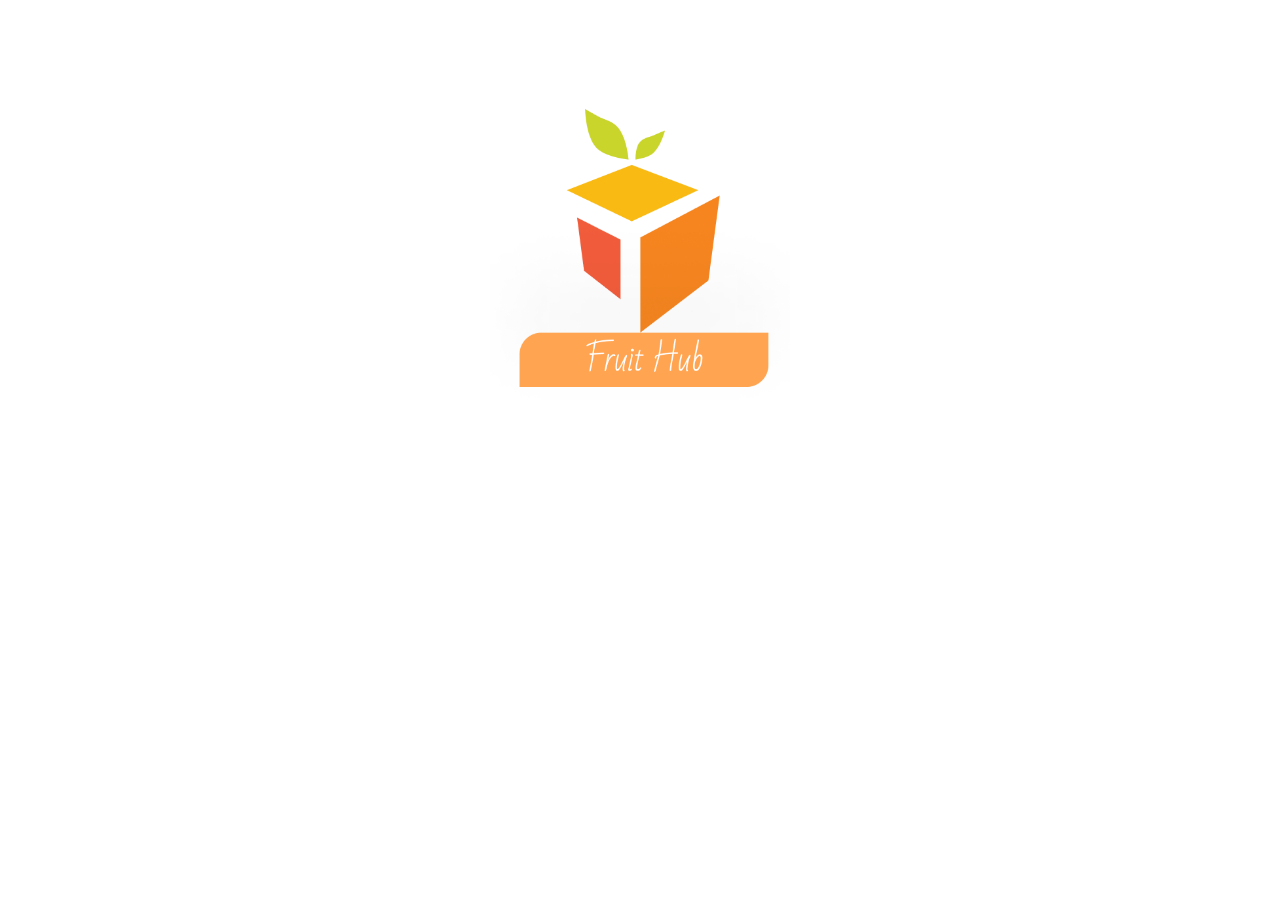
<file: index.html>
<!DOCTYPE html>
<html lang="pt-br">
<head>
    <meta charset="UTF-8">
    <meta http-equiv="X-UA-Compatible" content="IE=edge">
    <meta name="viewport" content="width=device-width, initial-scale=1.0">
    <link rel="stylesheet" href="./styles/reset.css">
    <link rel="stylesheet" href="./styles/style.css">
    <title>Fruit Hub - Loading...</title>
</head>
<body>
    <main>
        <section class="logo-container">
            <img src="./images/fh-logo.png" alt="Fruit Hub Logo">
        </section>
    </main>

    <script type="text/javascript">
        window.setTimeout(() => {
            window.location.href = "welcome.html";
        }, 4000);
    </script>
</body>
</html>
</file>
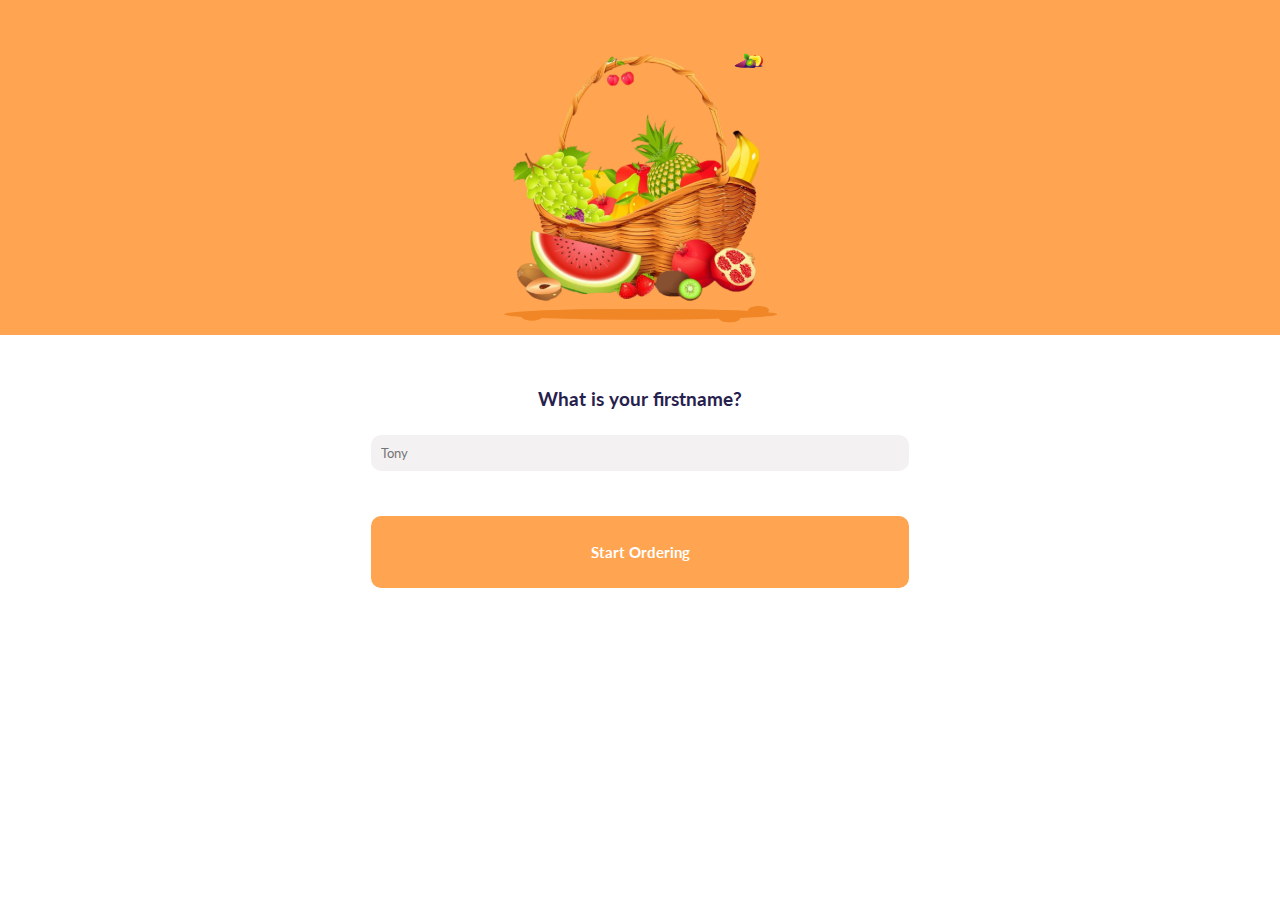
<file: auth.html>
<!DOCTYPE html>
<html lang="pt-br">
<head>
    <meta charset="UTF-8">
    <meta http-equiv="X-UA-Compatible" content="IE=edge">
    <meta name="viewport" content="width=device-width, initial-scale=1.0">
    <link rel="preconnect" href="https://fonts.googleapis.com">
    <link rel="preconnect" href="https://fonts.gstatic.com" crossorigin>
    <link href="https://fonts.googleapis.com/css2?family=Montserrat&family=Poppins:wght@600&display=swap" rel="stylesheet">
    <link href="https://fonts.googleapis.com/css2?family=Poppins:wght@200&display=swap" rel="stylesheet">
    <link href="https://fonts.googleapis.com/css2?family=Noto+Sans:wght@300;600&display=swap" rel="stylesheet">
    <link href="https://fonts.googleapis.com/css2?family=Lato:wght@400;700&display=swap" rel="stylesheet">
    <link rel="stylesheet" href="./styles/reset.css">
    <link rel="stylesheet" href="./styles/style.css">
    <title>Fruit Hub - Authentication</title>
</head>
<body>
    <header class="fruit-header">
        <div class="fruitbasket">
            <img src="./images/fruit-basket-firstname.png" alt="Fruit Basket 2">
        </div>
    </header>

    <main>
        <section class="main-container">
            <div class="input-container">
                <h3>What is your firstname?</h3>
                <input type="text" placeholder="Tony">
            </div>            

            <div class="btn-start">
                <a href="./home.html"><button type="submit">Start Ordering</button></a>
            </div>
        </section>
    </main>
</body>
</html>
</file>
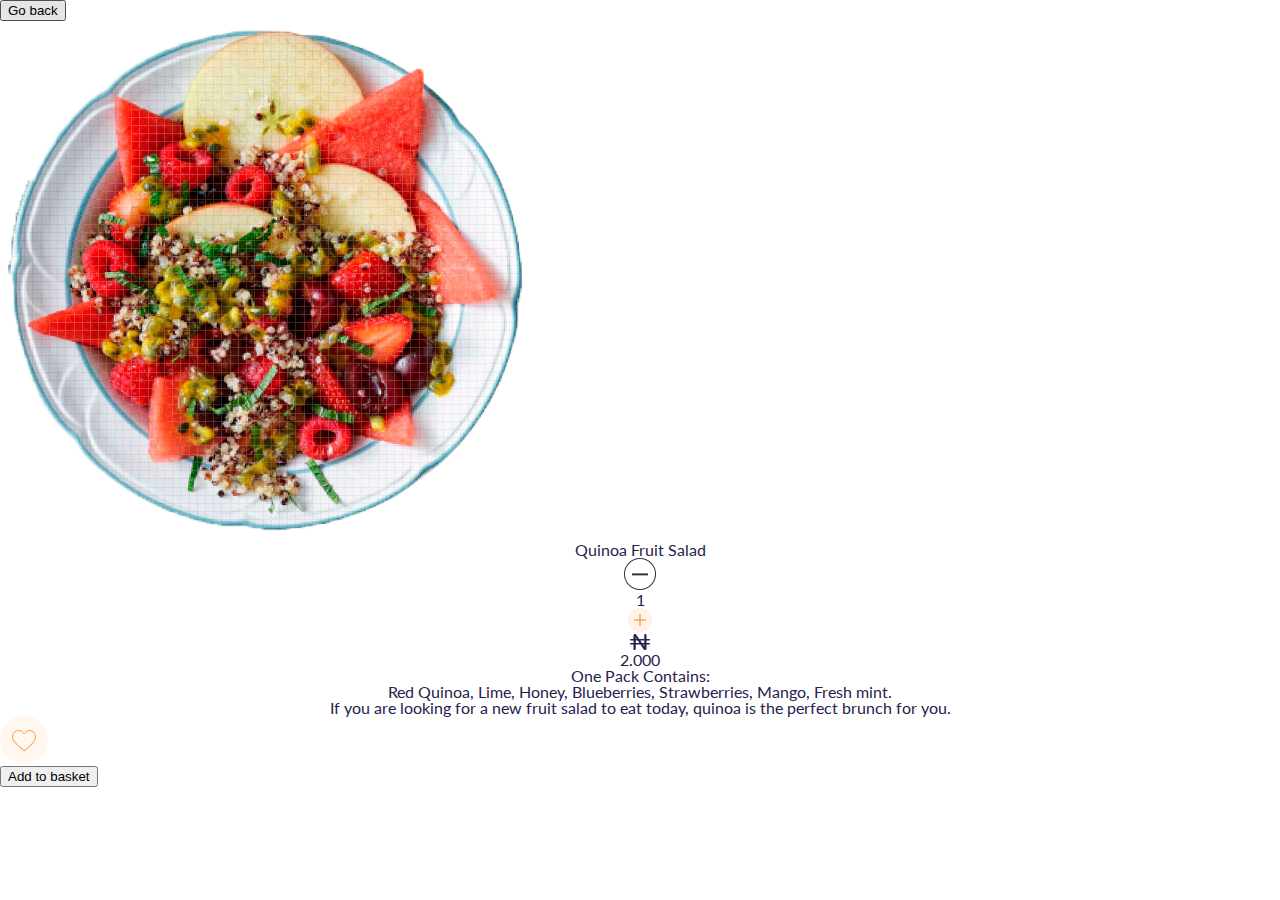
<file: basketAdd.html>
<!DOCTYPE html>
<html lang="pt-br">
<head>
    <meta charset="UTF-8">
    <meta http-equiv="X-UA-Compatible" content="IE=edge">
    <meta name="viewport" content="width=device-width, initial-scale=1.0">
    <link rel="preconnect" href="https://fonts.googleapis.com">
    <link rel="preconnect" href="https://fonts.gstatic.com" crossorigin>
    <link href="https://fonts.googleapis.com/css2?family=Montserrat&family=Poppins:wght@600&display=swap" rel="stylesheet">
    <link href="https://fonts.googleapis.com/css2?family=Poppins:wght@200&display=swap" rel="stylesheet">
    <link href="https://fonts.googleapis.com/css2?family=Noto+Sans:wght@300;600&display=swap" rel="stylesheet">
    <link href="https://fonts.googleapis.com/css2?family=Lato:wght@400;700&display=swap" rel="stylesheet">
    <link rel="stylesheet" href="./styles/reset.css">
    <link rel="stylesheet" href="./styles/style.css">
    <title>Fruit Hub - Add to Basket</title>
</head>
<body>
    <div class="general">
        <header class="basketadd-top">
            <div class="go-back">            
                <a href="./home.html"><button>Go back</button></a>
            </div>
            <div class="fruit-combo">
                <img src="./images/quinoa-fruit.png" alt="Quinoa Fruit Salad">
            </div>
        </header>

        <main>
            <section class="basketadd-details">
                <div class="amount-title">
                    <h1>Quinoa Fruit Salad</h1>
                </div>
                <div class="amount">
                    <div class="amount-ir">
                        <img onclick="decrease()" src="./images/reduce.png" alt="Reduce">
                        <p id="combo-amount">1</p>
                        <img onclick="increase()" src="./images/basket-add.png" alt="Increase">
                    </div>     

                    <div class="price">
                        <img id="n-money"src="./images/n-money-black.png" alt="Money">
                        <p id="amount-price">2.000</p>
                    </div>
                </div>

                <div class="description">
                    <div class="desc-title">
                        <h1>One Pack Contains:</h1>
                    </div>
                    <div class="pack-itens">
                        <p>Red Quinoa, Lime, Honey, Blueberries, Strawberries, Mango, Fresh mint.</p>
                    </div>
                    <div class="pack-desc">
                        <p>If you are looking for a new fruit salad to eat today, quinoa is the perfect brunch for you.</p>
                    </div>
                </div>
            </section>
        </main>

        <footer class="basketadd-footer">
            <div class="favorite">
                <img onclick="alert('Added to Favorites!')" src="./images/favorite-basket.png" alt="Favorite">
            </div>
            <div class="add-button">
                <a href="./myBasket.html">
                    <button>Add to basket</button>
                </a>
            </div>
        </footer>
    </div>

    <script src="./scripts/basketAdd.js"></script>
</body>
</html>
</file>
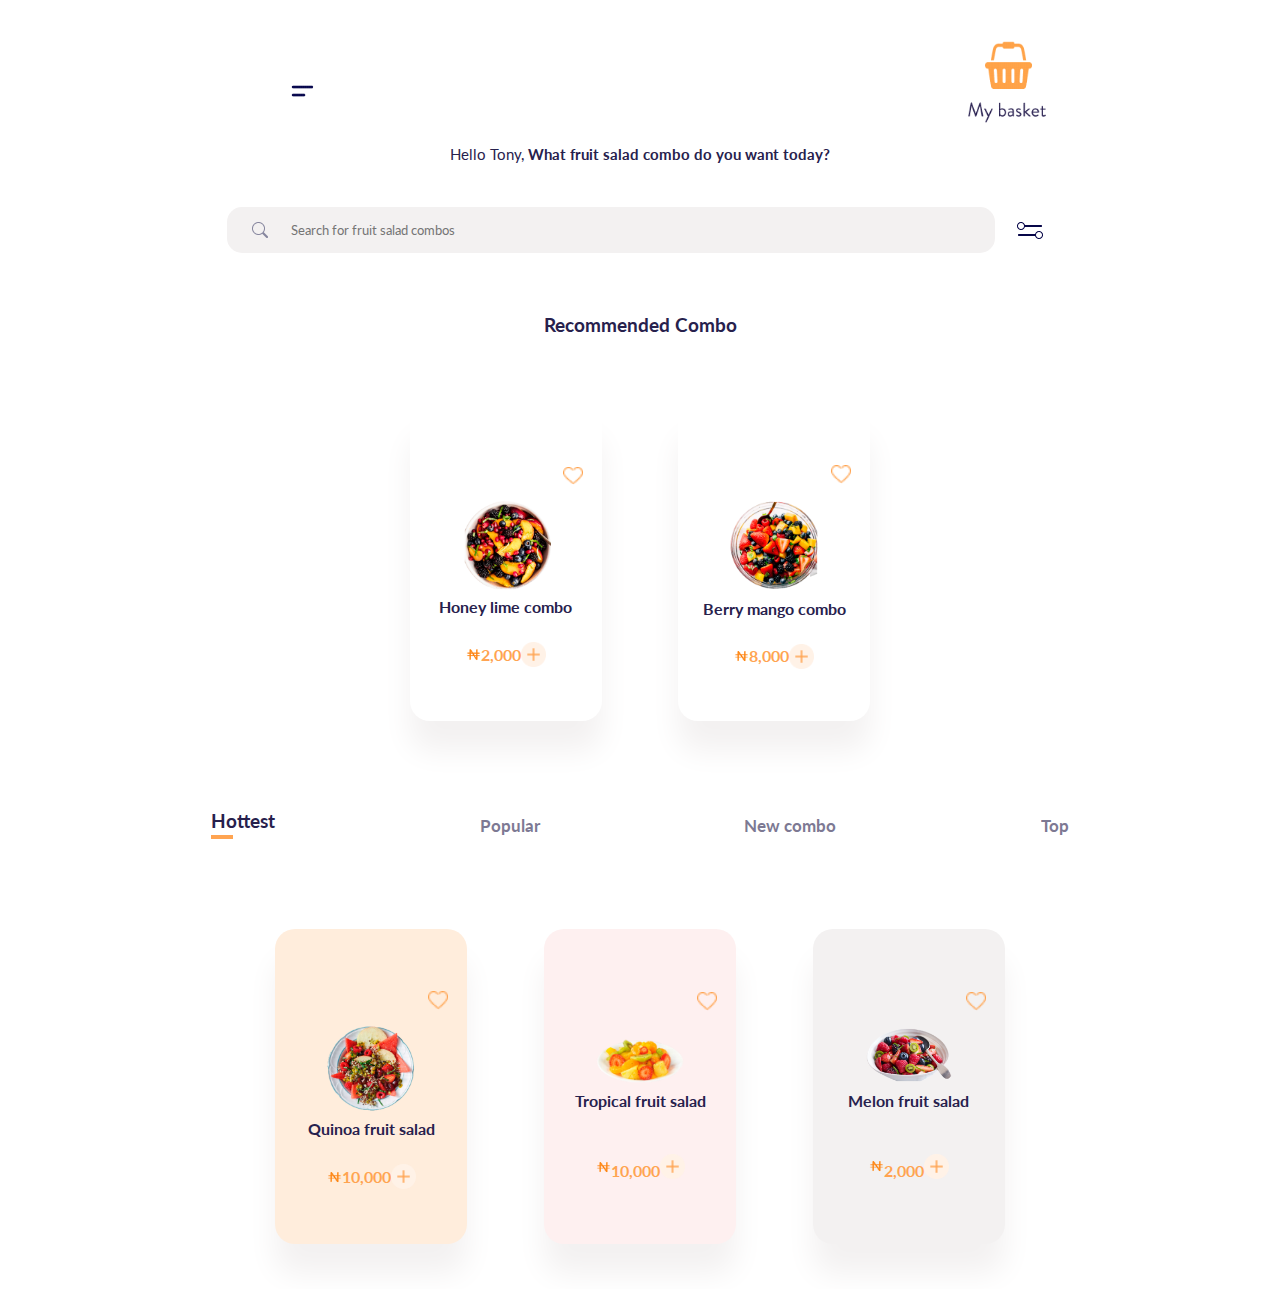
<file: home.html>
<!DOCTYPE html>
<html lang="pt-br">
<head>
    <meta charset="UTF-8">
    <meta http-equiv="X-UA-Compatible" content="IE=edge">
    <meta name="viewport" content="width=device-width, initial-scale=1.0">
    <link rel="preconnect" href="https://fonts.googleapis.com">
    <link rel="preconnect" href="https://fonts.gstatic.com" crossorigin>
    <link href="https://fonts.googleapis.com/css2?family=Montserrat&family=Poppins:wght@600&display=swap" rel="stylesheet">
    <link href="https://fonts.googleapis.com/css2?family=Poppins:wght@200&display=swap" rel="stylesheet">
    <link href="https://fonts.googleapis.com/css2?family=Noto+Sans:wght@300;600&display=swap" rel="stylesheet">
    <link href="https://fonts.googleapis.com/css2?family=Lato:wght@400;700&display=swap" rel="stylesheet">
    <link rel="stylesheet" href="./styles/reset.css">
    <link rel="stylesheet" href="./styles/style.css">
    <title>Fruit Hub - Home</title>
</head>
<body>
    <header class="top-section">
        <section class="top-icons">
            <img class="menu-bars" src="./images/bars.png" alt="Menu Bars">
            <img class="my-basket" src="./images/my-basket.png" alt="My Basket ">
        </section>

        <section class="text-section">
            <p>Hello Tony, <span>What fruit salad combo do you want today?</span></p>
            <div class="search-input">
                <input id="input-text" type="text" placeholder="Search for fruit salad combos">
                <img id="search-icon" src="./images/search.png" alt="Search">
                <img id="filter-icon" src="./images/filter-bars.png" alt="Filters">
            </div>            
        </section>
    </header>

    <main>
        <section class="recommended-section">
            <div class="recommended-title">
                <h1>Recommended Combo</h1>
            </div>

            <div class="combo-cards">
                <div class="card">
                    <img class="sm-icon" src="./images/favorite.png" alt="Favorite Icon">
                    <img class="card-image" src="./images/honey-lime.png" alt="Honey Lime Combo">
                    <p>Honey lime combo</p>
                    <div class="card-bottom">
                        <img class="n-money" src="./images/n-money.png" alt="Money">
                        <p id="price">2,000</p>
                        <img class="sm-icon" src="./images/basket-add.png" alt="Add to Basket">
                    </div>                    
                </div>
                <div class="card">
                    <img class="sm-icon" src="./images/favorite.png" alt="Favorite Icon">
                    <img class="card-image" src="./images/berry-mango.png" alt="Honey Lime Combo">
                    <p>Berry mango combo</p>
                    <div class="card-bottom">
                        <img class="n-money" src="./images/n-money.png" alt="Money">
                        <p id="price">8,000</p>
                        <img class="sm-icon" src="./images/basket-add.png" alt="Add to Basket">
                    </div>                    
                </div>
            </div>
        </section>

        <section class="hottest-cards">
            <div class="hottest-titles">
                <h1>Hottest</h1>
                <h2>Popular</h2>
                <h2>New combo</h2>
                <h2>Top</h2>
            </div>

            <div class="combo-cards">
                <div class="card quinoa-fruit">
                    <img class="sm-icon" src="./images/favorite.png" alt="Favorite Icon">
                    <img class="card-image" src="./images/quinoa-fruit.png" alt="Honey Lime Combo">
                    <p>Quinoa fruit salad</p>
                    <div class="card-bottom">
                        <img class="n-money" src="./images/n-money.png" alt="Money">
                        <p id="price">10,000</p>
                        <img class="sm-icon" src="./images/basket-add.png" alt="Add to Basket">
                    </div>
                </div>
                <div class="card tropical-fruit">
                    <img class="sm-icon" src="./images/favorite.png" alt="Favorite Icon">
                    <img class="card-image" src="./images/tropical-fruit.png" alt="Honey Lime Combo">
                    <p>Tropical fruit salad</p>
                    <div class="card-bottom">
                        <img class="n-money" src="./images/n-money.png" alt="Money">
                        <p id="price">10,000</p>
                        <img class="sm-icon" src="./images/basket-add.png" alt="Add to Basket">
                    </div>    
                </div>
                <div class="card melon-fruit">
                    <img class="sm-icon" src="./images/favorite.png" alt="Favorite Icon">
                    <img class="card-image" src="./images/melon-fruit.png" alt="Honey Lime Combo">
                    <p>Melon fruit salad</p>
                    <div class="card-bottom">
                        <img class="n-money" src="./images/n-money.png" alt="Money">
                        <p id="price">2,000</p>
                        <img class="sm-icon" src="./images/basket-add.png" alt="Add to Basket">
                    </div>    
                </div>
            </div>
        </section>
    </main>
</body>
</html>
</file>
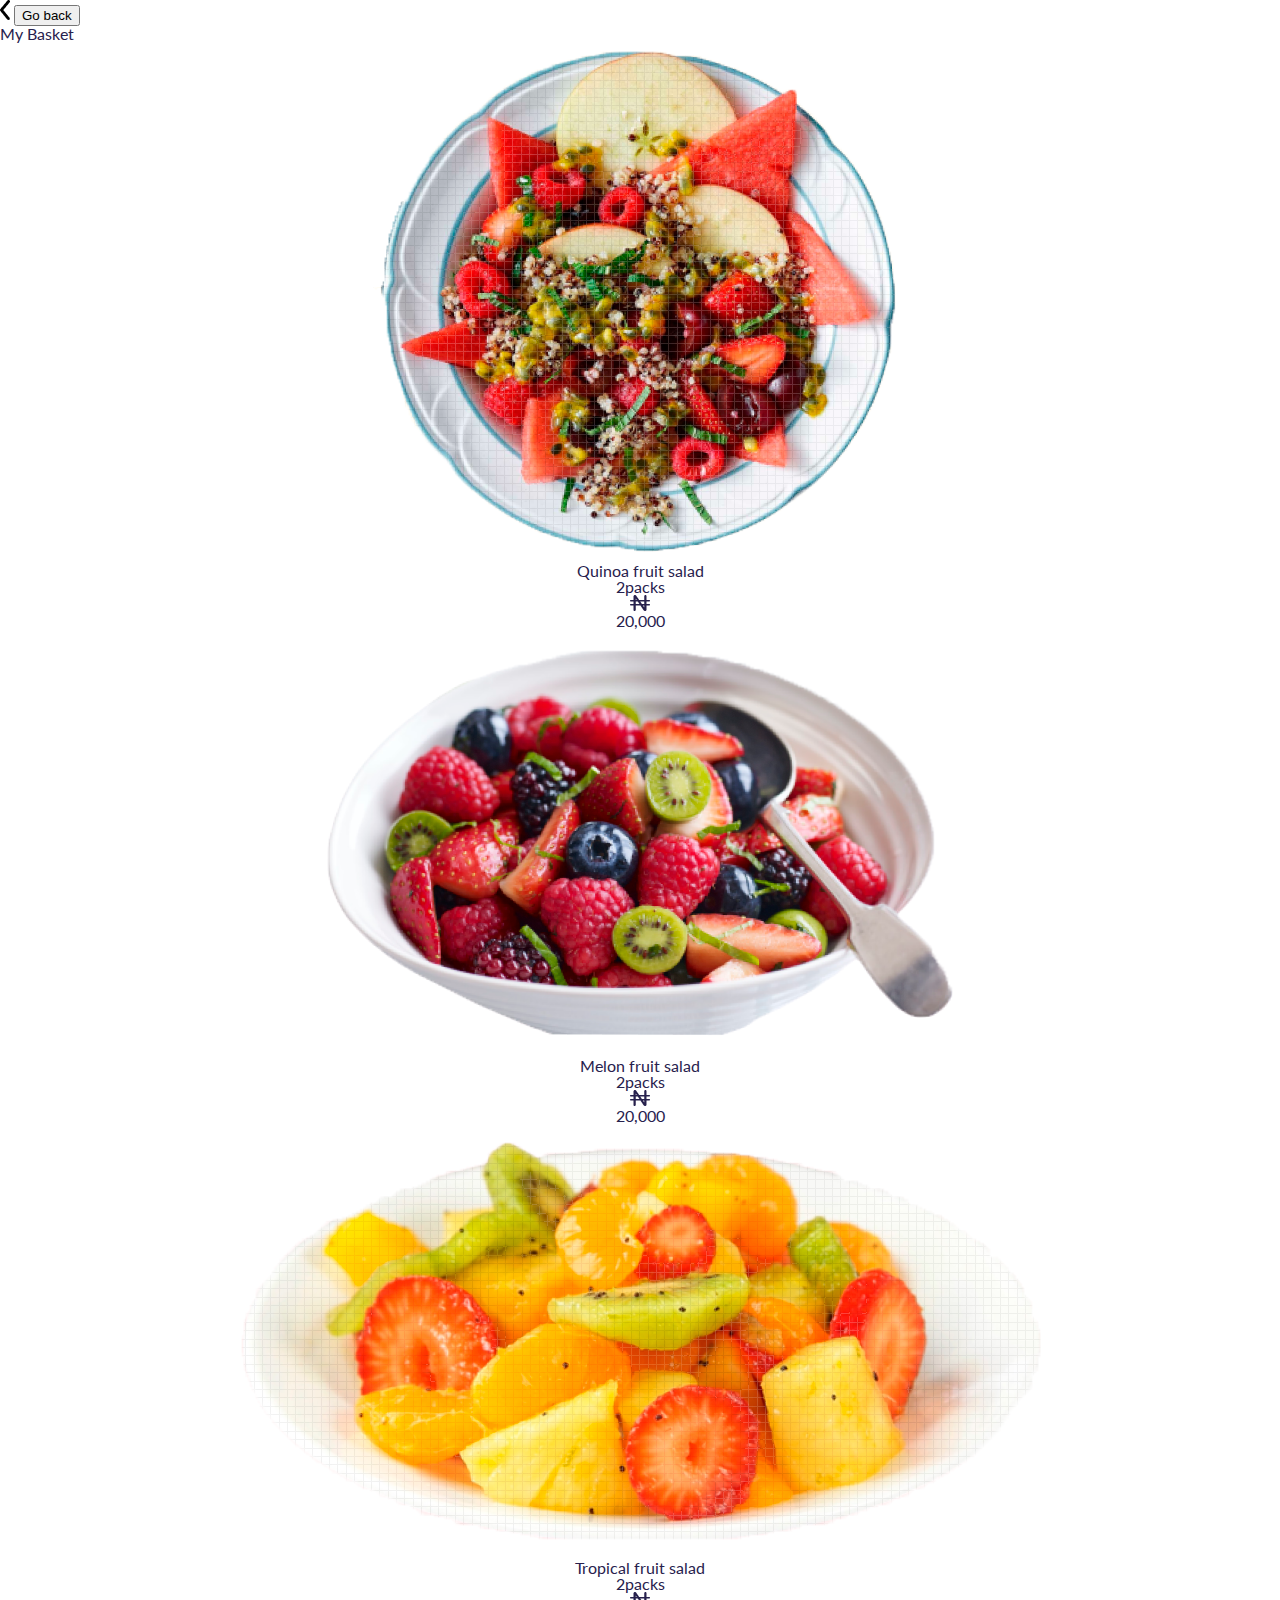
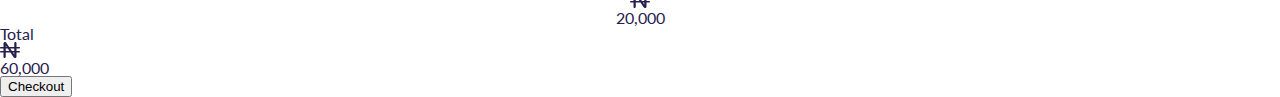
<file: myBasket.html>
<!DOCTYPE html>
<html lang="pt-br">
<head>
    <meta charset="UTF-8">
    <meta http-equiv="X-UA-Compatible" content="IE=edge">
    <meta name="viewport" content="width=device-width, initial-scale=1.0">
    <link rel="preconnect" href="https://fonts.googleapis.com">
    <link rel="preconnect" href="https://fonts.gstatic.com" crossorigin>
    <link href="https://fonts.googleapis.com/css2?family=Montserrat&family=Poppins:wght@600&display=swap" rel="stylesheet">
    <link href="https://fonts.googleapis.com/css2?family=Poppins:wght@200&display=swap" rel="stylesheet">
    <link href="https://fonts.googleapis.com/css2?family=Noto+Sans:wght@300;600&display=swap" rel="stylesheet">
    <link href="https://fonts.googleapis.com/css2?family=Lato:wght@400;700&display=swap" rel="stylesheet">
    <link rel="stylesheet" href="./styles/reset.css">
    <link rel="stylesheet" href="./styles/style.css"> 
    <link rel="stylesheet" href="./styles/completeOverlay.css">
    <link rel="stylesheet" href="./styles/cardOverlay.css">
    <title>Fruit Hub - My Basket</title>
</head>
<body>
    <div class="general-content">
        <header class="mybasket-top">
            <div class="go-back">   
                <img src="./images/back-arrow.png" alt="Go back">         
                <a href="./basketAdd.html"><button>Go back</button></a>
            </div>
            <div class="mybasket-title">
                <h1>My Basket</h1>
            </div>
        </header>

        <main>
            <section class="checkout-items">
                <ul class="items-list">
                    <li class="item">
                        <div class="item-image">
                            <img src="./images/quinoa-fruit.png" alt="Quinoa Fruit Salad">
                        </div>
                        <div class="item-desc">
                            <h1>Quinoa fruit salad</h1>
                            <p>2packs</p>
                        </div>
                        <div class="item-price">
                            <img src="./images/n-money-black.png" alt="Money">
                            <p>20,000</p>
                        </div>
                    </li>
                    <li class="item">
                        <div class="item-image">
                            <img src="./images/melon-fruit.png" alt="Melon Fruit Salad">
                        </div>
                        <div class="item-desc">
                            <h1>Melon fruit salad</h1>
                            <p>2packs</p>
                        </div>
                        <div class="item-price">
                            <img src="./images/n-money-black.png" alt="Money">
                            <p>20,000</p>
                        </div>
                    </li>
                    <li class="item">
                        <div class="item-image">
                            <img src="./images/tropical-fruit.png" alt="Tropical Fruit Salad">
                        </div>
                        <div class="item-desc">
                            <h1>Tropical fruit salad</h1>
                            <p>2packs </p>
                        </div>
                        <div class="item-price">
                            <img src="./images/n-money-black.png" alt="Money">
                            <p>20,000</p>
                        </div>
                    </li>
                </ul>
            </section>
        </main>

        <footer class="mybasket-footer">
            <div class="price-section">
                <div class="total-title">
                    <h1>Total</h1>            
                </div>
                <div class="total">
                    <img src="./images/n-money-black.png" alt="Money">
                    <p>60,000</p>
                </div>
            </div>
            <div class="checkout-btn">
                <a href="#">
                    <button onclick="openCompInfo()">Checkout</button>
                </a>
            </div>
        </footer>
    </div>

    <!-- Complete info overlay -->
    <div id="complete-info">
        <!-- Overlay content -->
        <div class="overlay-content">
            <div class="delivery-address">
                <h1>Delivery address</h1>
                <input type="text" placeholder="10th avenue, Lekki, Lagos State">
            </div>
            <div class="number-call">
                <h1>Number we can call</h1>
                <input type="number" placeholder="09090605708">
            </div>
            <div class="payment-options">
                <div class="delivery-opt">
                    <a href="#"><button>Pay on delivery</button></a>
                </div>
                <div class="card-opt">
                    <button onclick="closeCompInfo(); openCardInfo();">Pay with card</button>
                </div>
            </div>
        </div>        
    </div>

    <!-- Card info overlay -->
    <div id="card-info">
        <!-- Overlay content -->
        <div class="overlay-content">
            <div class="holders-name">
                <h1>Card Holders Name</h1>
                <input type="text" placeholder="Adolphus Chris">
            </div>
            <div class="card-number">
                <h1>Card Number</h1>
                <input type="number" placeholder="1234 5678 9012 1314">
            </div>
            <div class="card-details">
                <div class="card-date">
                    <h1>Date</h1>
                    <input type="text" placeholder="10/30">
                </div>
                <div class="card-date">
                    <h1>CCV</h1>
                    <input type="number" placeholder="123">
                </div>
            </div>
            <div class="finish-btn">
                <a href="#"><button>Complete Order</button></a>
            </div>
        </div>        
    </div>

    <!-- Buttons to close the overlay navigation -->
    <a href="javascript:void(0)" id="closeCompBtn" onclick="closeCompInfo()" hidden>&times;</a>
    <a href="javascript:void(0)" id="closeCardBtn" onclick="closeCardInfo()" hidden>&times;</a>

    <script src="./scripts/myBasket.js"></script>
</body>
</html>
</file>
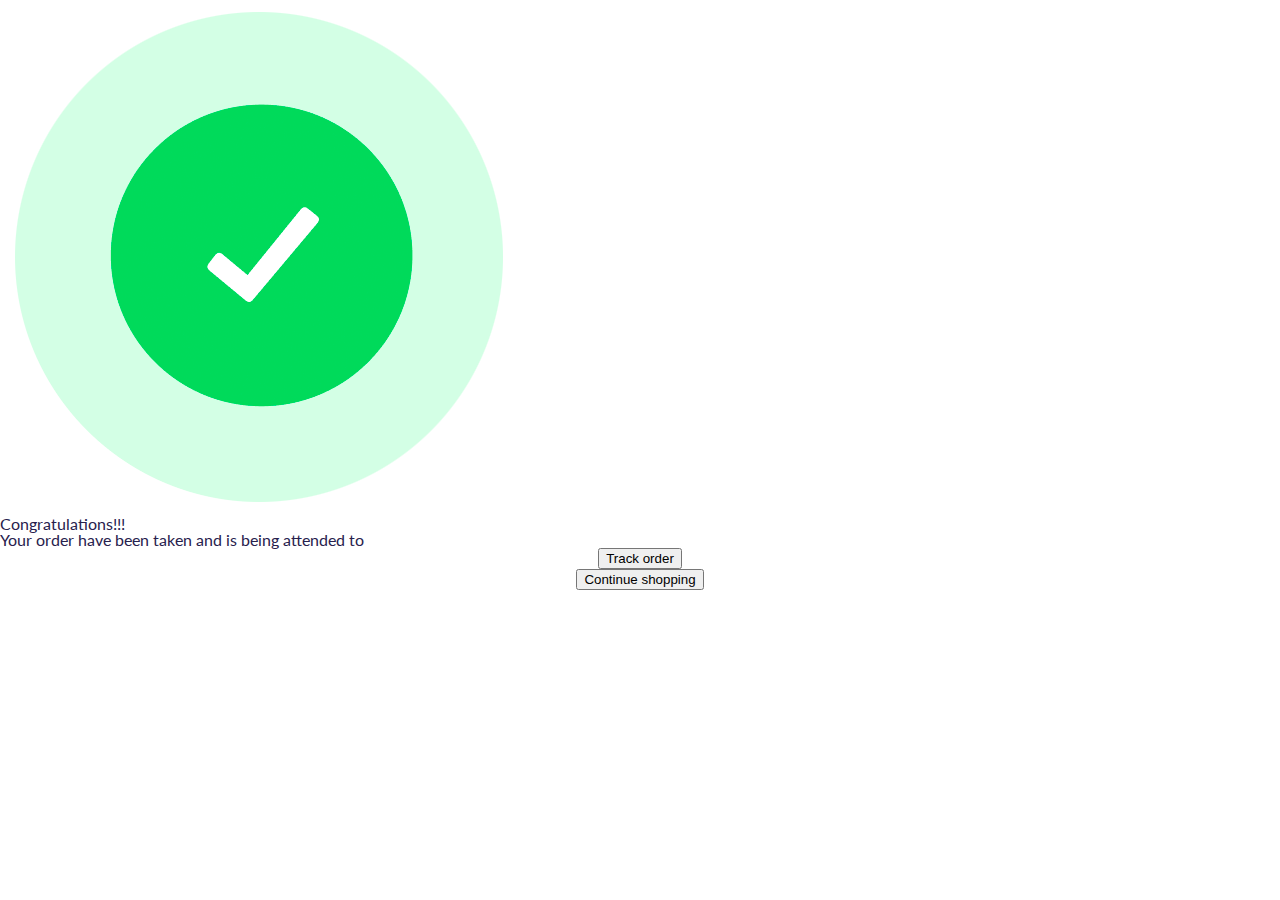
<file: orderComplete.html>
<!DOCTYPE html>
<html lang="pt-br">
<head>
    <meta charset="UTF-8">
    <meta http-equiv="X-UA-Compatible" content="IE=edge">
    <meta name="viewport" content="width=device-width, initial-scale=1.0">
    <link rel="preconnect" href="https://fonts.googleapis.com">
    <link rel="preconnect" href="https://fonts.gstatic.com" crossorigin>
    <link href="https://fonts.googleapis.com/css2?family=Montserrat&family=Poppins:wght@600&display=swap" rel="stylesheet">
    <link href="https://fonts.googleapis.com/css2?family=Poppins:wght@200&display=swap" rel="stylesheet">
    <link href="https://fonts.googleapis.com/css2?family=Noto+Sans:wght@300;600&display=swap" rel="stylesheet">
    <link href="https://fonts.googleapis.com/css2?family=Lato:wght@400;700&display=swap" rel="stylesheet">
    <link rel="stylesheet" href="./styles/reset.css">
    <link rel="stylesheet" href="./styles/style.css">
    <title>Fruit Hub - Order Complete!</title>
</head>
<body>
    <header class="congrats-section">
        <div class="congrats-info">
            <img src="./images/congrats.png" alt="Congratulations!">
            <h1>Congratulations!!!</h1>
            <p>Your order have been taken and is being attended to</p>
        </div>        
    </header>

    <main>
        <section class="nav-buttons">
            <div class="track-btn">
                <a href="./trackOrder.html">
                    <button>Track order</button>
                </a>
            </div>
            <div class="continue-shop">
                <a href="./home.html">
                    <button>Continue shopping</button>
                </a>
            </div>
        </section>
    </main>
</body>
</html>
</file>
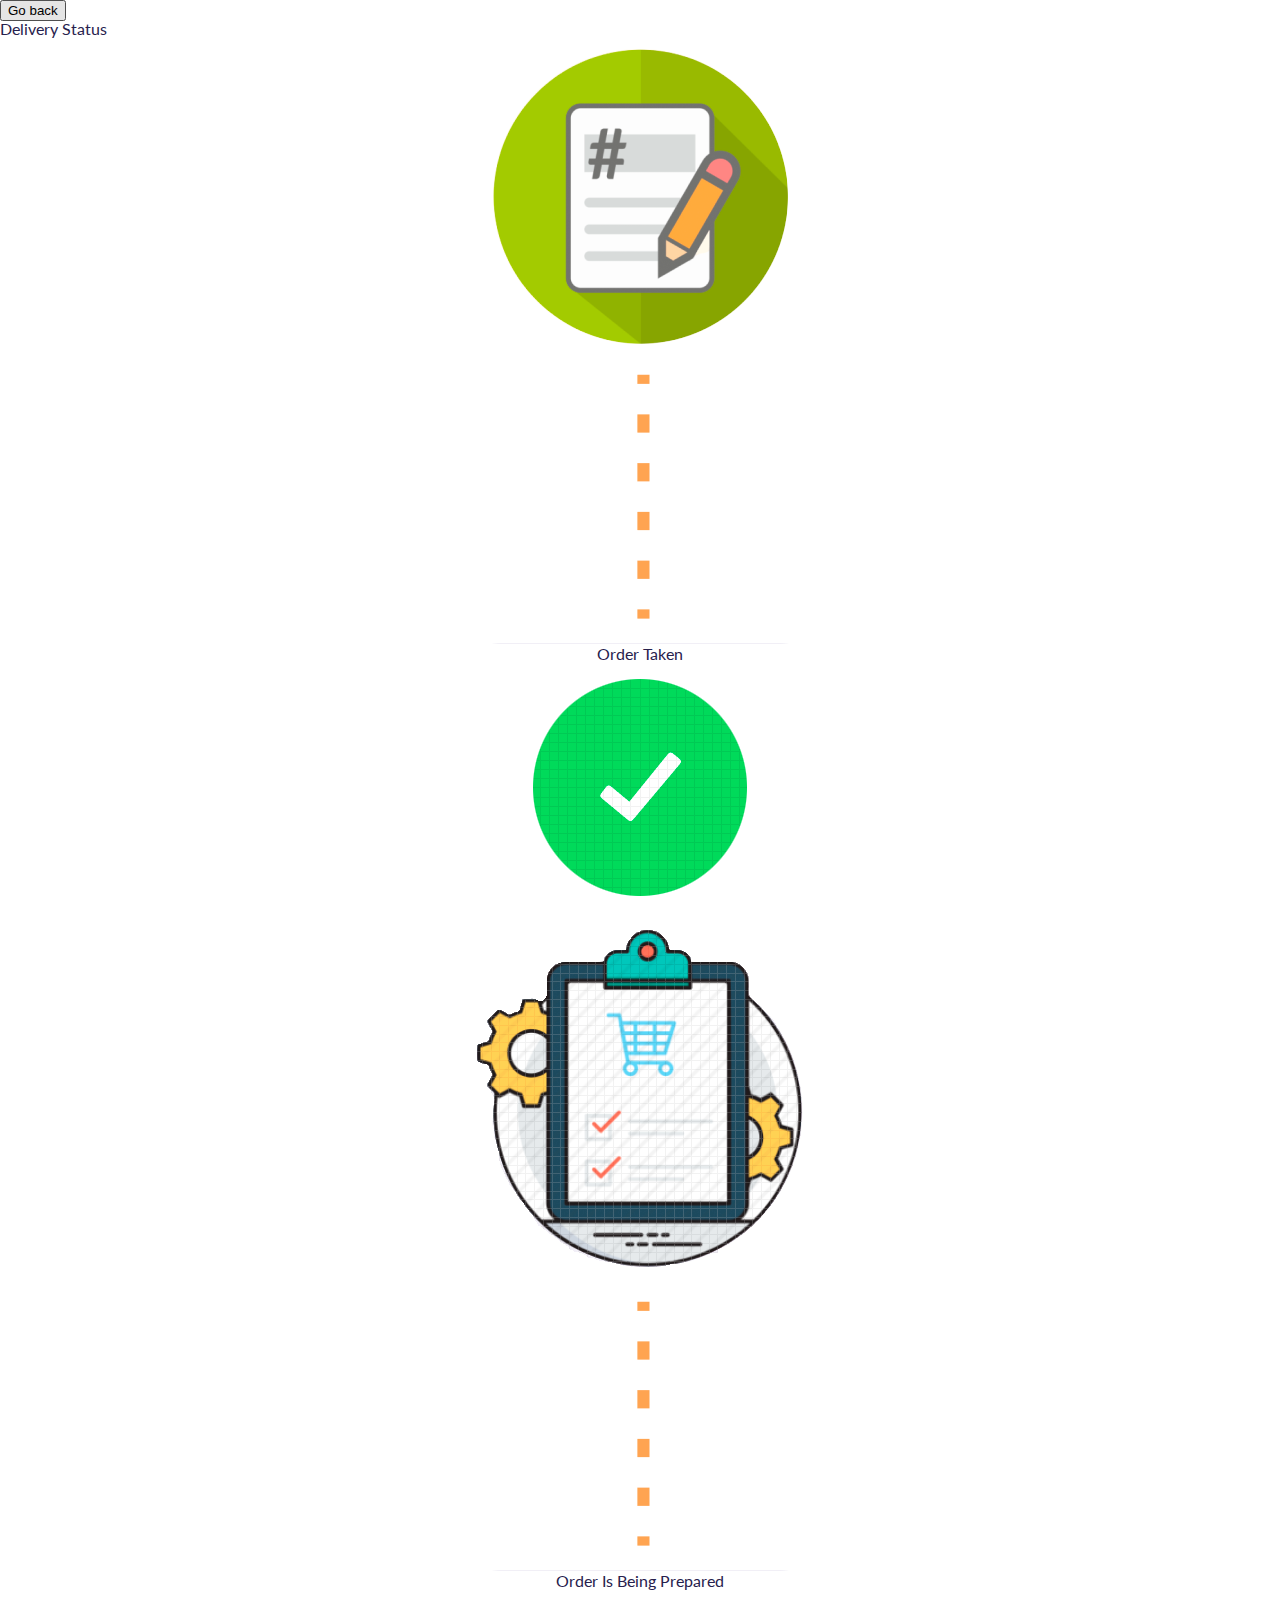
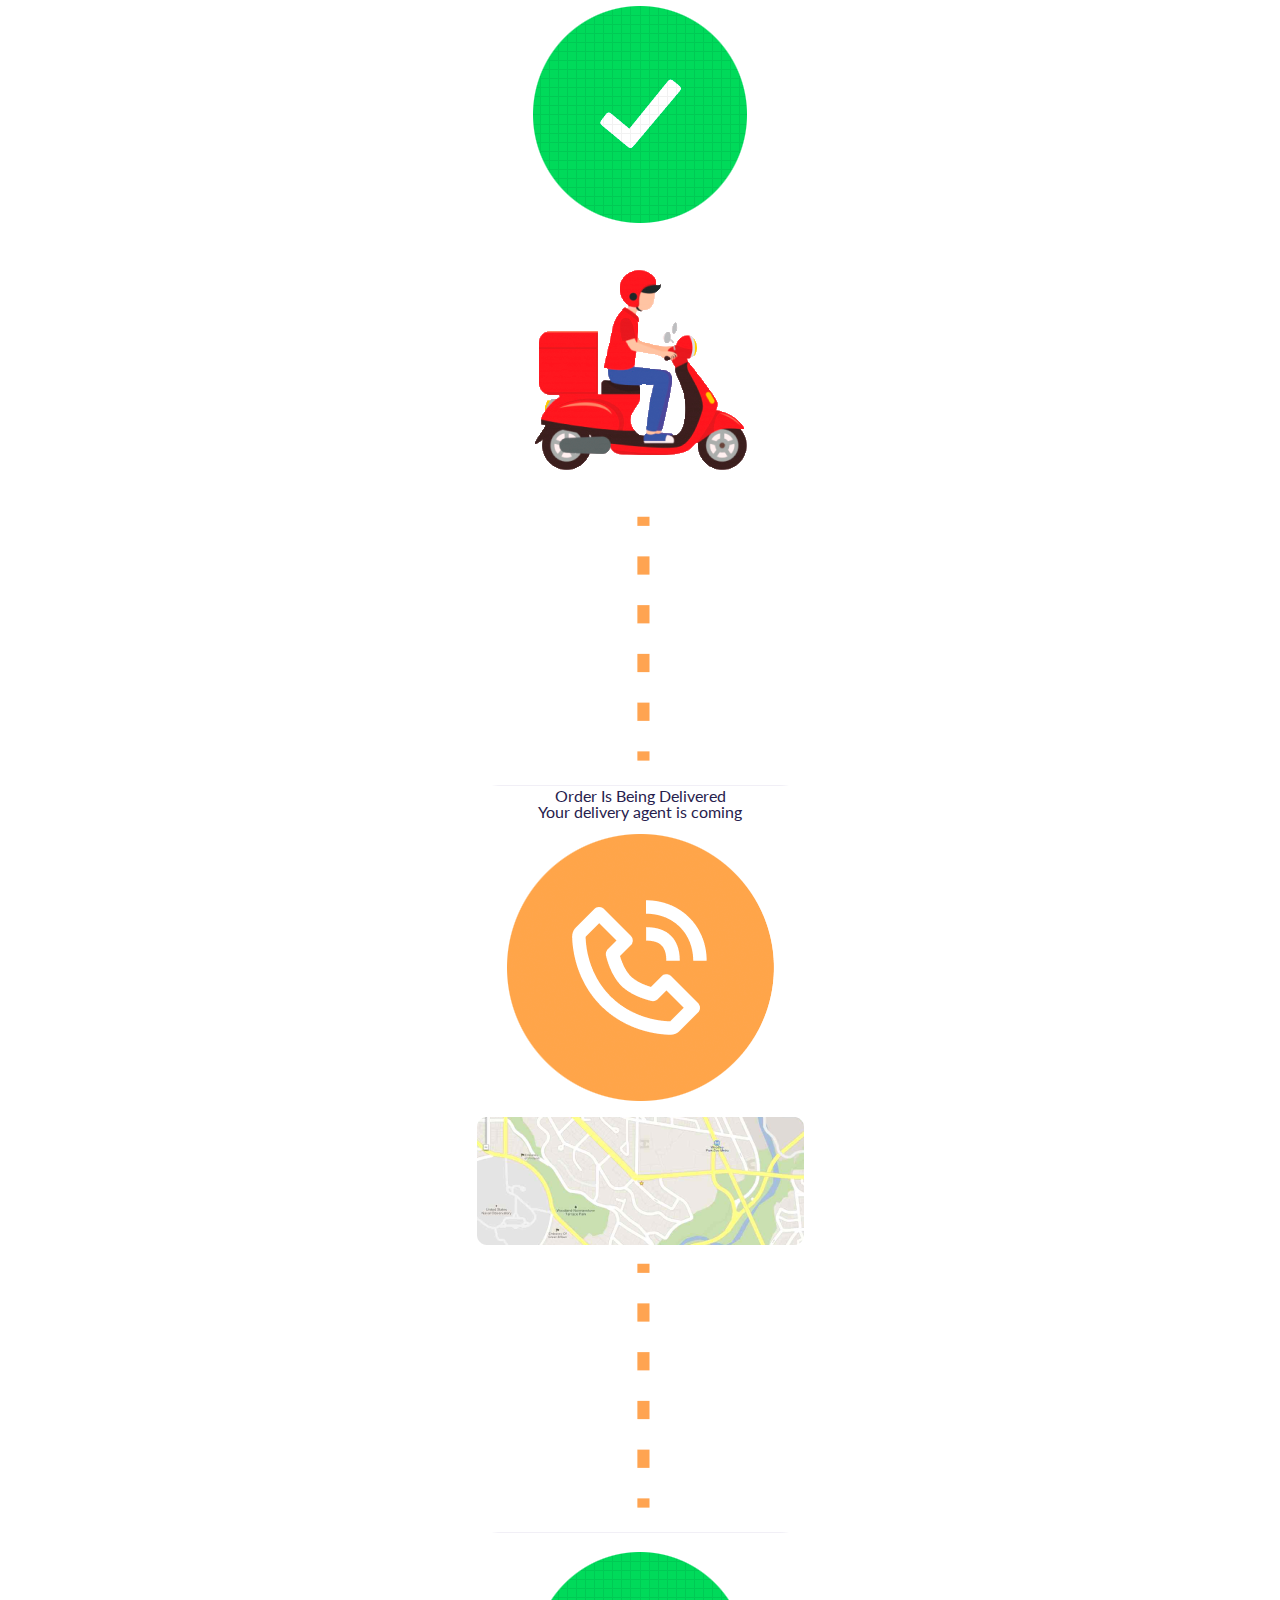
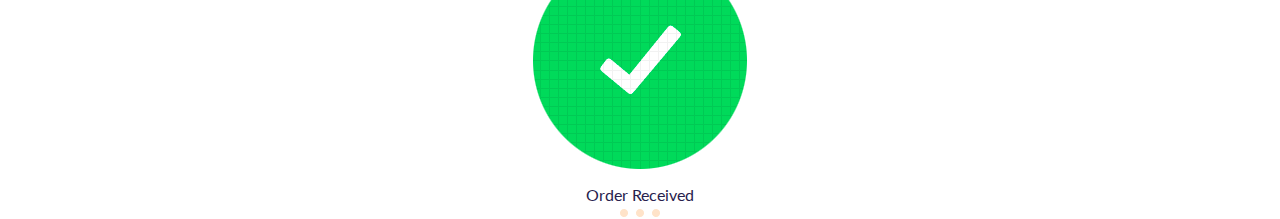
<file: trackOrder.html>
<!DOCTYPE html>
<html lang="pt-br">
<head>
    <meta charset="UTF-8">
    <meta http-equiv="X-UA-Compatible" content="IE=edge">
    <meta name="viewport" content="width=device-width, initial-scale=1.0">
    <link rel="preconnect" href="https://fonts.googleapis.com">
    <link rel="preconnect" href="https://fonts.gstatic.com" crossorigin>
    <link href="https://fonts.googleapis.com/css2?family=Montserrat&family=Poppins:wght@600&display=swap" rel="stylesheet">
    <link href="https://fonts.googleapis.com/css2?family=Poppins:wght@200&display=swap" rel="stylesheet">
    <link href="https://fonts.googleapis.com/css2?family=Noto+Sans:wght@300;600&display=swap" rel="stylesheet">
    <link href="https://fonts.googleapis.com/css2?family=Lato:wght@400;700&display=swap" rel="stylesheet">
    <link rel="stylesheet" href="./styles/reset.css">
    <link rel="stylesheet" href="./styles/style.css">
    <title>Fruit Hub - Order Tracking</title>
</head>
<body>
    <header class="ordertrack-top">
        <div class="go-back">       
            <a href="./home.html"><button>Go back</button></a>
        </div>
        <div class="ordertrack-title">
            <h1>Delivery Status</h1>
        </div>
    </header>

    <main>
        <section class="checkout-items">
            <ul class="items-list">
                <li class="item">
                    <div class="item-image">
                        <img src="./images/order-taken.png" alt="Order Taken">  
                    </div>
                    <div class="progress">
                        <img class="progress-dots" src="./images/dotted.png" alt="Dots">
                    </div>                    
                    <div class="item-desc">
                        <h1>Order Taken</h1>
                    </div>
                    <div class="item-check">
                        <img src="./images/green-check.png" alt="Check">
                    </div>
                </li>
                <li class="item">
                    <div class="item-image">
                        <img src="./images/orderb-prepared.png" alt="Order Being Prepared">
                    </div>
                    <div class="progress">
                        <img class="progress-dots" src="./images/dotted.png" alt="Dots">
                    </div>   
                    <div class="item-desc">
                        <h1>Order Is Being Prepared</h1>
                    </div>
                    <div class="item-check">
                        <img src="./images/green-check.png" alt="Check">
                    </div>
                </li>
                <li class="item">
                    <div class="item-image">
                        <img src="./images/orderb-delivered.png" alt="Order Being Delivered">
                    </div>
                    <div class="progress">
                        <img class="progress-dots" src="./images/dotted.png" alt="Dots">
                    </div>   
                    <div class="item-desc">
                        <h1>Order Is Being Delivered</h1>
                        <p>Your delivery agent is coming</p>
                    </div>
                    <div class="item-check">
                        <img src="./images/phone.png" alt="Check">
                    </div>
                </li>
                <li class="item">
                    <div class="map">
                        <img src="./images/map.png" alt="Map">
                    </div>
                    <div class="progress">
                        <img class="progress-dots" src="./images/dotted.png" alt="Dots">
                    </div>  
                </li>
                <li class="item">
                    <div class="item-image">
                        <img src="./images/green-check.png" alt="Order Received">
                    </div>
                    <div class="item-desc">
                        <h1>Order Received</h1>
                    </div>
                    <div class="item-check">
                        <img src="./images/orange-dots.png" alt="Orange Dots">
                    </div>
                </li>
            </ul>
        </section>
    </main>
</body>
</html>
</file>
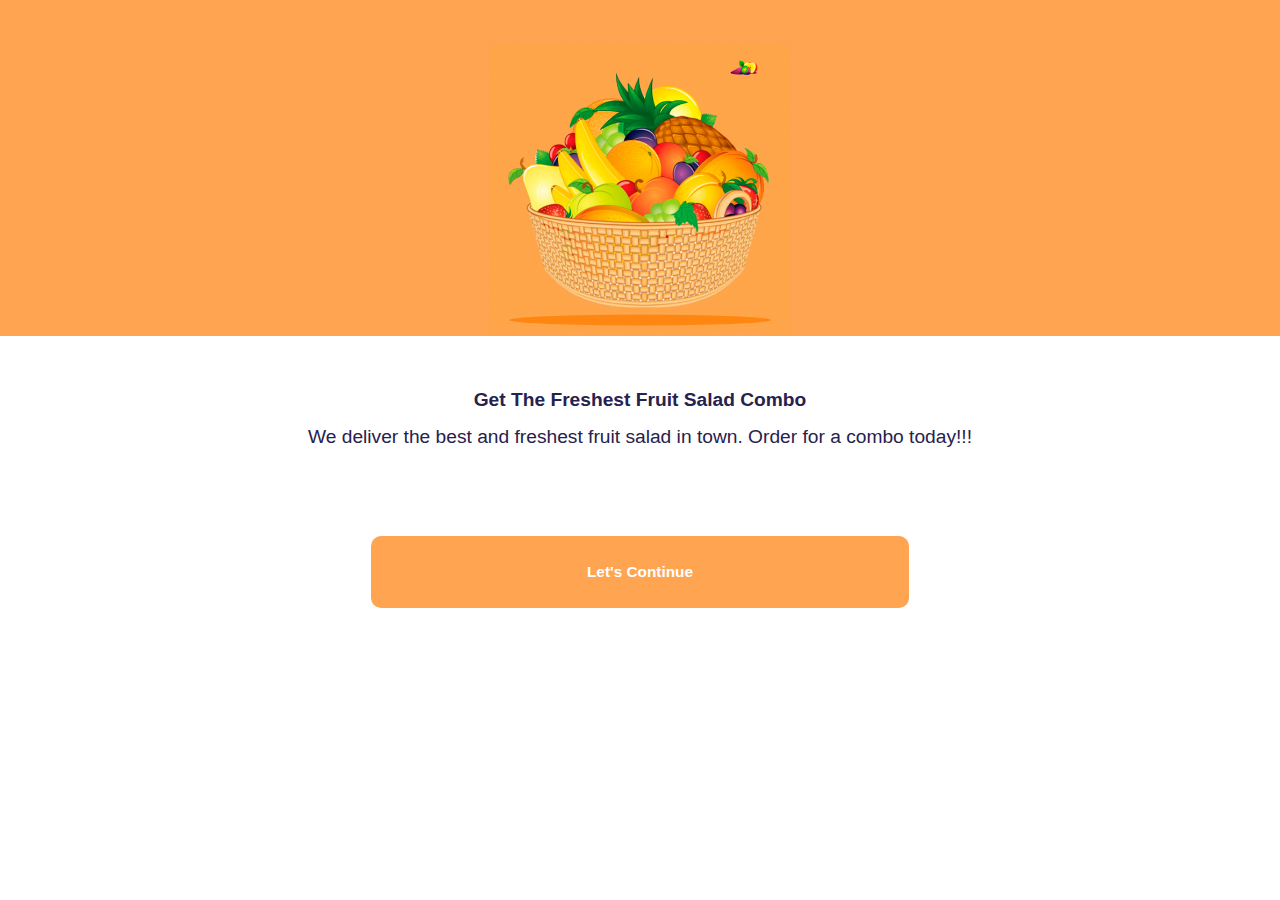
<file: welcome.html>
<!DOCTYPE html>
<html lang="pt-br">
<head>
    <meta charset="UTF-8">
    <meta http-equiv="X-UA-Compatible" content="IE=edge">
    <meta name="viewport" content="width=device-width, initial-scale=1.0">
    <link rel="preconnect" href="https://fonts.googleapis.com">
    <link rel="preconnect" href="https://fonts.gstatic.com" crossorigin>
    <link href="https://fonts.googleapis.com/css2?family=Montserrat&family=Poppins:wght@600&display=swap" rel="stylesheet">
    <link href="https://fonts.googleapis.com/css2?family=Poppins:wght@200&display=swap" rel="stylesheet">
    <link href="https://fonts.googleapis.com/css2?family=Noto+Sans:wght@300;600&display=swap" rel="stylesheet">
    <link rel="stylesheet" href="./styles/reset.css">
    <link rel="stylesheet" href="./styles/style.css">
    <title>Fruit Hub - Get Started</title>
</head>
<body>
    <header class="fruit-header">
        <div class="fruitbasket">
            <img src="./images/fruit-basket-index.png" alt="Fruit Basket">
        </div>
    </header>

    <main>
        <section class="main-container">
            <div class="text-container">
                <h3>Get The Freshest Fruit Salad Combo</h3>
                <p>We deliver the best and freshest fruit salad in town. Order for a combo today!!!</p>
            </div>            

            <div class="btn-continue">
                <a href="./auth.html"><button>Let's Continue</button></a>
            </div>
        </section>
    </main>       
</body>
</html>
</file>
<file: styles/style.css>
*,
*:before,
*:after {
  -webkit-box-sizing: border-box;
          box-sizing: border-box;
}

html, body {
  font-family: "Lato", sans-serif;
  color: #27214D;
}

main .logo-container {
  width: 100%;
  height: 100%;
}

main .logo-container img {
  margin-top: 8%;
  width: 300px;
}

main .logo-container img:hover {
  -webkit-transform: rotate(360deg);
          transform: rotate(360deg);
  -webkit-transition: 1s;
  transition: 1s;
}

@media screen and (max-width: 912px) {
  main .logo-container img {
    margin-top: 20%;
    width: 250px;
  }
}

@media screen and (max-width: 480px) {
  main .logo-container img {
    margin-top: 50%;
    width: 200px;
  }
}

.fruit-header {
  width: 100%;
  height: 60%;
  background-color: #FFA451;
  display: -webkit-box;
  display: -ms-flexbox;
  display: flex;
  -webkit-box-orient: vertical;
  -webkit-box-direction: normal;
      -ms-flex-direction: column;
          flex-direction: column;
  -webkit-box-pack: center;
      -ms-flex-pack: center;
          justify-content: center;
  -webkit-box-align: center;
      -ms-flex-align: center;
          align-items: center;
  text-align: center;
}

.fruit-header .fruitbasket img {
  margin-top: 5vh;
  width: 300px;
}

main {
  width: 100%;
  height: 40%;
  display: -webkit-box;
  display: -ms-flexbox;
  display: flex;
  -webkit-box-orient: vertical;
  -webkit-box-direction: normal;
      -ms-flex-direction: column;
          flex-direction: column;
  -webkit-box-pack: center;
      -ms-flex-pack: center;
          justify-content: center;
  -webkit-box-align: center;
      -ms-flex-align: center;
          align-items: center;
  text-align: center;
}

main .main-container {
  display: -webkit-box;
  display: -ms-flexbox;
  display: flex;
  -webkit-box-orient: vertical;
  -webkit-box-direction: normal;
      -ms-flex-direction: column;
          flex-direction: column;
  -webkit-box-pack: center;
      -ms-flex-pack: center;
          justify-content: center;
  -webkit-box-align: center;
      -ms-flex-align: center;
          align-items: center;
  text-align: center;
}

main .main-container h3 {
  font-weight: bold;
  margin: 6vh auto 2vh auto;
  font-size: 1.2rem;
}

main .main-container p {
  margin-bottom: 10vh;
  font-size: 1.2rem;
}

main .main-container .btn-continue a button {
  width: 42vw;
  height: 8vh;
  outline: none;
  border-radius: 10px;
  border: none;
  background-color: #FFA451;
  color: white;
  font-family: "Lato", sans-serif;
  font-weight: bold;
  font-size: 0.96rem;
  cursor: pointer;
}

main .main-container .btn-continue a button:hover {
  background-color: #e69449;
  -webkit-box-shadow: 0 5px 8px 0 black;
          box-shadow: 0 5px 8px 0 black;
  -webkit-transition: 240ms ease-in-out;
  transition: 240ms ease-in-out;
}

@media screen and (max-width: 912px) {
  main .main-container .text-container {
    width: 80%;
    padding-left: 10px;
  }
  main .main-container .text-container h3 {
    padding-right: 25px;
    font-size: 1.08rem;
    text-align: left;
  }
  main .main-container .text-container p {
    padding-right: 30px;
    font-size: 1.08rem;
    text-align: left;
  }
  main .main-container .btn-continue a button {
    width: 80vw;
  }
}

@media screen and (max-width: 480px) {
  .fruit-header .fruitbasket img {
    margin-top: 10vh;
  }
  main .main-container .text-container {
    width: 90%;
    padding-left: 10px;
  }
  main .main-container .text-container h3 {
    margin-top: 6vh;
    padding-right: 25px;
    font-size: 1.08rem;
    text-align: left;
  }
  main .main-container .text-container p {
    padding-right: 30px;
    font-size: 0.96rem;
    text-align: left;
  }
  main .main-container .btn-continue a button {
    width: 85vw;
  }
}

.input-container h3 {
  font-size: 1.2rem;
}

.input-container input {
  margin-top: 1vh;
  margin-bottom: 5vh;
  padding: 10px;
  width: 42vw;
  background-color: #F3F1F1;
  outline: none;
  border: none;
  border-radius: 10px;
  font-family: "Lato", sans-serif;
}

.input-container input:hover, .input-container input:focus {
  background-color: lightgrey;
  -webkit-transition: 240ms ease-in-out;
  transition: 240ms ease-in-out;
}

.btn-start a button {
  width: 42vw;
  height: 8vh;
  outline: none;
  border-radius: 10px;
  border: none;
  background-color: #FFA451;
  color: white;
  font-family: "Lato", sans-serif;
  font-weight: bold;
  font-size: 0.96rem;
  cursor: pointer;
}

.btn-start a button:hover {
  background-color: #e69449;
  -webkit-box-shadow: 0 5px 8px 0 black;
          box-shadow: 0 5px 8px 0 black;
  -webkit-transition: 240ms ease-in-out;
  transition: 240ms ease-in-out;
}

@media screen and (max-width: 912px) {
  .input-container h3 {
    text-align: left;
  }
  .input-container input {
    width: 50vw;
  }
  .btn-start a button {
    width: 50vw;
  }
}

@media screen and (max-width: 480px) {
  .input-container h3 {
    text-align: left;
  }
  .input-container input {
    width: 75vw;
  }
  .btn-start a button {
    width: 75vw;
  }
}

.top-section {
  height: 25vh;
  display: -webkit-box;
  display: -ms-flexbox;
  display: flex;
  -webkit-box-orient: vertical;
  -webkit-box-direction: normal;
      -ms-flex-direction: column;
          flex-direction: column;
  -webkit-box-pack: center;
      -ms-flex-pack: center;
          justify-content: center;
  -webkit-box-align: center;
      -ms-flex-align: center;
          align-items: center;
  text-align: center;
}

.top-section .top-icons {
  display: -webkit-box;
  display: -ms-flexbox;
  display: flex;
  -webkit-box-orient: vertical;
  -webkit-box-direction: normal;
      -ms-flex-direction: column;
          flex-direction: column;
  -webkit-box-pack: center;
      -ms-flex-pack: center;
          justify-content: center;
  -webkit-box-align: center;
      -ms-flex-align: center;
          align-items: center;
  text-align: center;
  -ms-flex-direction: row;
      flex-direction: row;
  width: 100%;
}

.top-section .top-icons .menu-bars {
  position: relative;
  margin: 12vh 50vw 5vh 5vw;
  width: 30px;
  cursor: pointer;
}

.top-section .top-icons .menu-bars:hover {
  background-color: #F3F1F1;
  -webkit-transition: 240ms ease-in-out;
  transition: 240ms ease-in-out;
}

.top-section .top-icons .my-basket {
  position: relative;
  width: 100px;
  margin-top: 5vh;
  cursor: pointer;
}

.top-section .top-icons .my-basket:hover {
  background-color: #F3F1F1;
  -webkit-transition: 240ms ease-in-out;
  transition: 240ms ease-in-out;
}

.text-section {
  width: 100%;
  text-align: left;
  display: -webkit-box;
  display: -ms-flexbox;
  display: flex;
  -webkit-box-align: center;
      -ms-flex-align: center;
          align-items: center;
  -webkit-box-orient: vertical;
  -webkit-box-direction: normal;
      -ms-flex-direction: column;
          flex-direction: column;
  -webkit-box-pack: justify;
      -ms-flex-pack: justify;
          justify-content: space-between;
}

.text-section p {
  margin-bottom: 5vh;
  font-size: 0.96rem;
}

.text-section p span {
  font-weight: bold;
}

.text-section .search-input {
  display: -webkit-box;
  display: -ms-flexbox;
  display: flex;
  -webkit-box-orient: horizontal;
  -webkit-box-direction: normal;
      -ms-flex-direction: row;
          flex-direction: row;
  -webkit-box-align: center;
      -ms-flex-align: center;
          align-items: center;
}

.text-section .search-input input {
  background-color: #F3F1F1;
  width: 60vw;
  padding: 15px;
  padding-left: 5vw;
  outline: none;
  border: none;
  border-radius: 15px;
  margin-right: 1vw;
  position: relative;
  font-family: "Lato", sans-serif;
}

.text-section .search-input input:hover, .text-section .search-input input:focus {
  background-color: lightgray;
  -webkit-transition: 240ms ease-in-out;
  transition: 240ms ease-in-out;
}

.text-section .search-input #search-icon {
  position: absolute;
  margin-left: 2vw;
}

.text-section .search-input #filter-icon {
  position: relative;
  padding: 10px;
  cursor: pointer;
}

.text-section .search-input #filter-icon:hover {
  background-color: #F3F1F1;
  -webkit-transition: 240ms ease-in-out;
  transition: 240ms ease-in-out;
}

.recommended-section {
  display: -webkit-box;
  display: -ms-flexbox;
  display: flex;
  -webkit-box-orient: vertical;
  -webkit-box-direction: normal;
      -ms-flex-direction: column;
          flex-direction: column;
  -webkit-box-pack: center;
      -ms-flex-pack: center;
          justify-content: center;
  -webkit-box-align: center;
      -ms-flex-align: center;
          align-items: center;
  text-align: center;
  width: 100%;
}

.recommended-section .recommended-title {
  width: 100%;
  text-align: center;
}

.recommended-section .recommended-title h1 {
  font-weight: bold;
  font-size: 1.2rem;
  margin-top: 10vh;
  margin-bottom: 3vh;
}

.combo-cards {
  display: -webkit-box;
  display: -ms-flexbox;
  display: flex;
  -webkit-box-orient: vertical;
  -webkit-box-direction: normal;
      -ms-flex-direction: column;
          flex-direction: column;
  -webkit-box-pack: center;
      -ms-flex-pack: center;
          justify-content: center;
  -webkit-box-align: center;
      -ms-flex-align: center;
          align-items: center;
  text-align: center;
  -ms-flex-direction: row;
      flex-direction: row;
}

.combo-cards .card {
  display: -webkit-box;
  display: -ms-flexbox;
  display: flex;
  -webkit-box-orient: vertical;
  -webkit-box-direction: normal;
      -ms-flex-direction: column;
          flex-direction: column;
  -webkit-box-pack: center;
      -ms-flex-pack: center;
          justify-content: center;
  -webkit-box-align: center;
      -ms-flex-align: center;
          align-items: center;
  text-align: center;
  width: 15vw;
  height: 35vh;
  border-radius: 20px;
  padding: 10px;
  margin: 5vh 3vw;
  -webkit-box-shadow: 0 30px 30px #F3F1F1;
          box-shadow: 0 30px 30px #F3F1F1;
  cursor: pointer;
}

.combo-cards .card:hover {
  background: #F3F1F1;
  -webkit-transition: 0.5s;
  transition: 0.5s;
}

.combo-cards .card .sm-icon {
  width: 20px;
}

.combo-cards .card .sm-icon:first-child {
  -ms-flex-item-align: end;
      align-self: flex-end;
  margin-right: 0.7vw;
  margin-top: 0.7vh;
  margin-bottom: 0.7vh;
}

.combo-cards .card .sm-icon:last-child {
  width: 25px;
}

.combo-cards .card .n-money {
  width: 15px;
}

.combo-cards .card p {
  font-weight: bold;
}

.combo-cards .card .card-image {
  width: 90px;
  margin: 1vh auto;
}

.combo-cards .card .card-bottom {
  margin-top: 3vh;
  display: -webkit-box;
  display: -ms-flexbox;
  display: flex;
  -webkit-box-align: center;
      -ms-flex-align: center;
          align-items: center;
  -webkit-box-orient: horizontal;
  -webkit-box-direction: normal;
      -ms-flex-direction: row;
          flex-direction: row;
}

.combo-cards .card .card-bottom #price {
  color: #FFA451;
}

.combo-cards .quinoa-fruit {
  background-color: #ffeddc;
}

.combo-cards .quinoa-fruit:hover {
  background-color: #fce0c6;
}

.combo-cards .tropical-fruit {
  background-color: #FEF0F0;
}

.combo-cards .tropical-fruit .sm-icon:first-child {
  margin-bottom: 2vh;
}

.combo-cards .tropical-fruit:hover {
  background-color: #ffdbdb;
}

.combo-cards .melon-fruit {
  background-color: #F3F1F1;
}

.combo-cards .melon-fruit:hover {
  background-color: #d8d5d5;
}

.combo-cards .tropical-fruit p, .combo-cards .melon-fruit p {
  margin-bottom: 1vh;
}

.combo-cards .tropical-fruit #price, .combo-cards .melon-fruit #price {
  margin-top: 2vh;
}

.hottest-cards {
  display: -webkit-box;
  display: -ms-flexbox;
  display: flex;
  -webkit-box-orient: vertical;
  -webkit-box-direction: normal;
      -ms-flex-direction: column;
          flex-direction: column;
  -webkit-box-pack: center;
      -ms-flex-pack: center;
          justify-content: center;
  -webkit-box-align: center;
      -ms-flex-align: center;
          align-items: center;
  text-align: center;
}

.hottest-cards .hottest-titles {
  display: -webkit-box;
  display: -ms-flexbox;
  display: flex;
  -webkit-box-orient: horizontal;
  -webkit-box-direction: normal;
      -ms-flex-direction: row;
          flex-direction: row;
  position: relative;
  -webkit-box-align: center;
      -ms-flex-align: center;
          align-items: center;
}

.hottest-cards .hottest-titles h1, .hottest-cards .hottest-titles h2 {
  font-weight: bold;
  margin: 5vh 8vw;
}

.hottest-cards .hottest-titles h1 {
  font-size: 1.2rem;
  cursor: pointer;
  border-bottom: 4px solid;
  padding-bottom: 5px;
  -o-border-image: linear-gradient(to right, #FFA451 35%, transparent 35%) 100% 1;
     border-image: -webkit-gradient(linear, left top, right top, color-stop(35%, #FFA451), color-stop(35%, transparent)) 100% 1;
     border-image: linear-gradient(to right, #FFA451 35%, transparent 35%) 100% 1;
}

.hottest-cards .hottest-titles h2 {
  font-size: 1.08rem;
  opacity: 0.6;
  cursor: pointer;
}

.hottest-cards .hottest-titles h2:hover {
  opacity: 1;
  font-size: 1.2rem;
  border-bottom: 4px solid;
  padding-bottom: 5px;
  -o-border-image: linear-gradient(to right, #FFA451 35%, transparent 35%) 100% 1;
     border-image: -webkit-gradient(linear, left top, right top, color-stop(35%, #FFA451), color-stop(35%, transparent)) 100% 1;
     border-image: linear-gradient(to right, #FFA451 35%, transparent 35%) 100% 1;
  -webkit-transition: 360ms;
  transition: 360ms;
}

@media screen and (max-width: 480px) {
  .top-section .top-icons .menu-bars {
    width: 30px;
    -ms-flex-item-align: start;
        align-self: flex-start;
    margin-right: 65vw;
  }
  .top-section .top-icons .my-basket {
    width: 50px;
    margin-right: 5vw;
  }
  .text-section {
    width: 70%;
    -ms-flex-item-align: start;
        align-self: flex-start;
    -webkit-box-orient: vertical;
    -webkit-box-direction: normal;
        -ms-flex-direction: column;
            flex-direction: column;
  }
  .text-section p {
    margin-left: 8vw;
    margin-bottom: 0;
    line-height: 4vh;
  }
  .text-section .search-input input {
    width: 73vw;
    padding-left: 12vw;
    margin-top: 2vh;
    margin-left: 32vw;
  }
  .text-section .search-input #search-icon {
    margin-top: 1vh;
    margin-left: 37vw;
  }
  .text-section .search-input #filter-icon {
    margin-top: 2vh;
    margin-left: 2vw;
  }
  .recommended-section .recommended-title {
    text-align: left;
  }
  .recommended-section .recommended-title h1 {
    font-size: 1.1rem;
    margin-left: 8vw;
  }
  .combo-cards .card {
    width: 35vw;
    height: 22vh;
    margin: 0 5vw 0 5vw;
  }
  .combo-cards .card .sm-icon {
    width: 15px;
  }
  .combo-cards .card .sm-icon:first-child {
    margin-top: 2vh;
  }
  .combo-cards .card .sm-icon:last-child {
    width: 15px;
  }
  .combo-cards .card p {
    font-size: 0.7rem;
    margin: 0 0 1vh 0;
  }
  .combo-cards .card .card-image {
    margin: 0 0 1vh 0;
    width: 70px;
  }
  .combo-cards .card .card-bottom {
    margin: 0;
  }
  .combo-cards .card .card-bottom #price {
    margin: 0 9vw 0 0;
  }
  .combo-cards .quinoa-fruit {
    margin-left: 33vw;
  }
  .combo-cards .tropical-fruit .card-image, .combo-cards .melon-fruit .card-image {
    width: 100px;
    margin-bottom: 2vh;
  }
  .hottest-cards .hottest-titles {
    width: 100%;
    -webkit-box-pack: center;
        -ms-flex-pack: center;
            justify-content: center;
    -webkit-box-align: baseline;
        -ms-flex-align: baseline;
            align-items: baseline;
  }
  .hottest-cards .hottest-titles h1 {
    font-size: 1.1rem;
  }
  .hottest-cards .hottest-titles h2 {
    font-size: 0.8rem;
  }
  .hottest-cards .hottest-titles h2:hover {
    font-size: 1.1rem;
  }
  .hottest-cards .hottest-titles h1, .hottest-cards .hottest-titles h2 {
    margin: 7vh 6vw 2vh 5vw;
  }
  .hottest-cards .combo-cards .card {
    margin: 0 7vw 0 0;
  }
  .hottest-cards .combo-cards .quinoa-fruit {
    margin-left: 37vw;
  }
}
/*# sourceMappingURL=style.css.map */
</file>
<file: styles/completeOverlay.css>
/* Complete Info Overlay (background) */
#complete-info {
    /* Height & width depends on how you want to reveal the overlay */   
    height: 0;
    width: 100%;
    position: fixed; /* Stay in place */
    z-index: 1; /* Sit on top */
    left: 0;
    top: 0;
    background-color: white; /* Fallback color */
    border-radius: 0 0 2rem 2rem;
    overflow-y: hidden; /* Disable horizontal scroll */
    transition: 0.5s; /* 0.5 second transition effect to slide down the overlay*/
  }
  
  /* Position the content inside the overlay */
  #complete-info .overlay-content {
    display: flex;
    flex-direction: column;
    align-items: center;
    justify-content: center;
    text-align: center;
    width: 100%;
    margin-top: 5%;
  }

  .delivery-address, .number-call {
    width: 100%;
  }

  .delivery-address h1, .number-call h1{
    text-align: left;
    font-weight: bold;
    margin: 3% 0 0 5%;
  }

  .delivery-address input, .number-call input {
    width: 90%;
    margin: 5% auto;
    padding: 15px;
    background-color: #F3F1F1;
    outline: none;
    border: none;
    font-family: 'Lato', sans-serif;
    border-radius: 10px;
  }

  .delivery-address input:hover, .number-call input:hover {
    background-color: lightgray;
    transition: 240ms ease-in-out;
  }

  .payment-options {
    display: flex;
    flex-direction: row;
    align-items: center;
    justify-content: center;
    text-align: center;
    width: 100%;
  }

  .delivery-opt, .card-opt {
    width: 50%;
  }

  .delivery-opt button, .card-opt button {
    padding: 20px;
    background-color: white;
    outline: none;
    border: 1px solid #FFA451;
    font-family: 'Lato', sans-serif;
    color: #FFA451;
    border-radius: 10px;
    margin-top: 5%;
    cursor: pointer;
  }

  .delivery-opt button:hover, .card-opt button:hover {
    background-color: #FFA451;
    color: white;
    transition: 240ms ease-in-out;
  }

  .delivery-opt button {
    margin-right: 8%;
  }

  .card-opt button {
    margin-left: 13%;
  }
  
  /* Position the close button (outside of the overlay)*/
  #closeCompBtn, #closeCardBtn {
    position: absolute;
    background-color: rgba(211, 211, 211, 0.877);
    padding: 5px 15px;
    border-radius: 30rem;
    top: 70%;
    right: 42%;
    color: black;
    text-decoration: none;
    font-size: 50px;
  }

  #closeCompBtn:hover, #closeCardBtn:hover {
    background-color: gray;
    color: white;
    transition: 240ms ease-in-out;
  }
</file>
<file: styles/cardOverlay.css>
/* Card Info Overlay (background) */
#card-info {
    /* Height & width depends on how you want to reveal the overlay */   
    height: 0;
    width: 100%;
    position: fixed; /* Stay in place */
    z-index: 1; /* Sit on top */
    left: 0;
    top: 0;
    background-color: white; /* Fallback color */
    border-radius: 0 0 2rem 2rem;
    overflow-y: hidden; /* Disable horizontal scroll */
    transition: 0.5s; /* 0.5 second transition effect to slide down the overlay */
  }
  
  /* Position the content inside the overlay */
  #card-info .overlay-content {
    display: flex;
    flex-direction: column;
    align-items: center;
    justify-content: center;
    text-align: center;
    width: 100%;
    margin-top: 8%;
  }

  .holders-name, .card-number, .card-details {
    width: 100%;
  }

  .holders-name h1, .card-number h1{
    text-align: left;
    font-weight: bold;
    margin: 3% 0 0 5%;
  }

  .holders-name input, .card-number input, .card-date input, .card-ccv input {
    width: 90%;
    margin: 5% auto;
    padding: 15px;
    background-color: #F3F1F1;
    outline: none;
    border: none;
    font-family: 'Lato', sans-serif;
    border-radius: 10px;
  }

  .holders-name input:hover, .card-number input:hover, .card-date input:hover, .card-ccv input:hover {
    background-color: lightgray;
    transition: 240ms ease-in-out;
  }

  .card-details {
    display: flex;
    flex-direction: row;
    align-items: center;
    justify-content: center;
    text-align: center;
    width: 100%;
  }

  .card-date, .card-ccv {
    width: 50%;    
  }

  .card-date h1, .card-ccv h1 {
    font-weight: bold;
    text-align: left;
    margin: 5% 0 0 10%;
  }

  .card-date input {
    width: 80%;
  }

  .card-ccv input {
    width: 80%;
  }

  .finish-btn {
    width: 100%;
    background-color: #FFA451;
    border-radius: 1.5rem 1.5rem 0 0;
    margin-top: 8%;
    padding: 20px;
  }

  .finish-btn button {
    padding: 20px;
    background-color: white;
    outline: none;
    border: 1px solid #FFA451;
    font-family: 'Lato', sans-serif;
    color: #FFA451;
    border-radius: 10px;
    cursor: pointer;
  }

  .finish-btn button:hover {
      background-color: #FFA451;
      color: white;
      border: 2px solid white;
      transition: 240ms ease-in-out;
  }
  
  /* Position the close button (outside of the overlay) */
  #closeCompBtn, #closeCardBtn {
    position: absolute;
    background-color: rgba(211, 211, 211, 0.877);
    padding: 5px 15px;
    border-radius: 30rem;
    top: 75%;
    right: 42%;
    color: black;
    text-decoration: none;
    font-size: 50px;
  }

  #closeCompBtn:hover, #closeCardBtn:hover {
    background-color: gray;
    color: white;
    transition: 240ms ease-in-out;
  }
</file>
